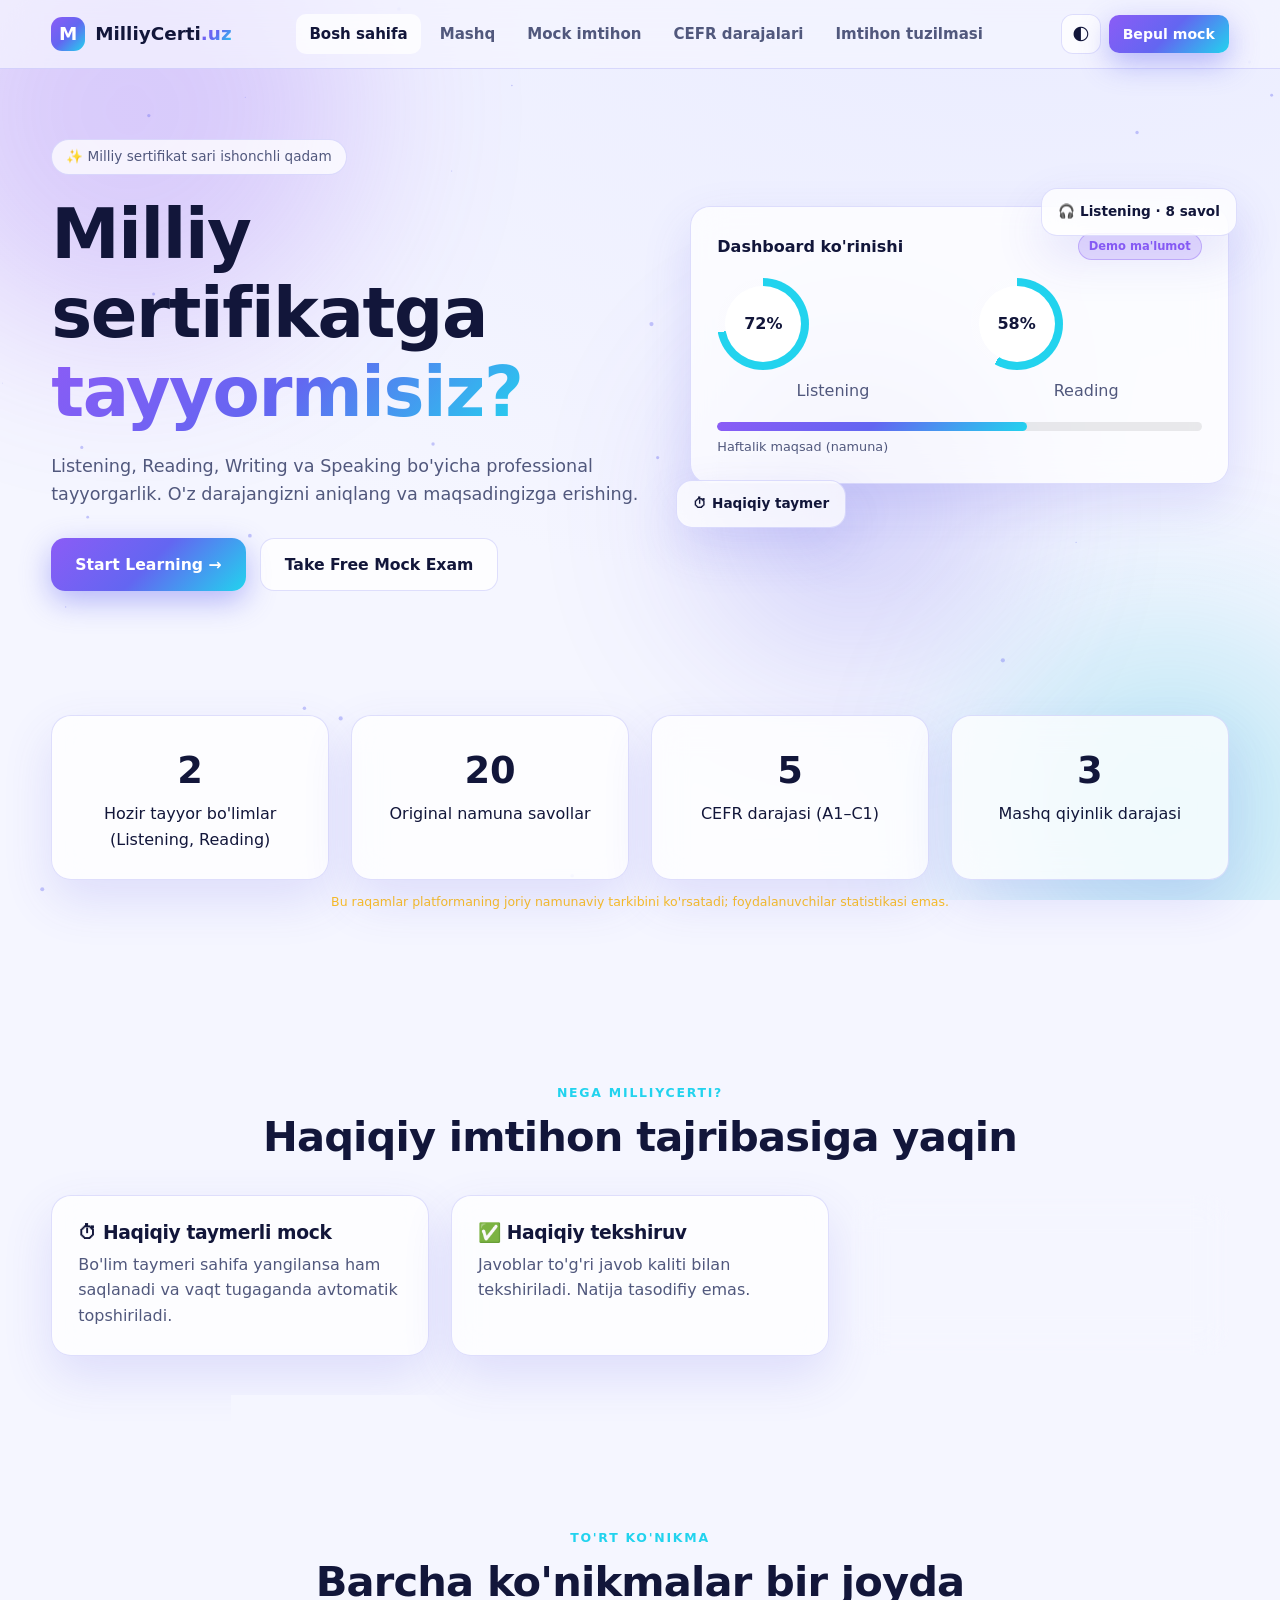
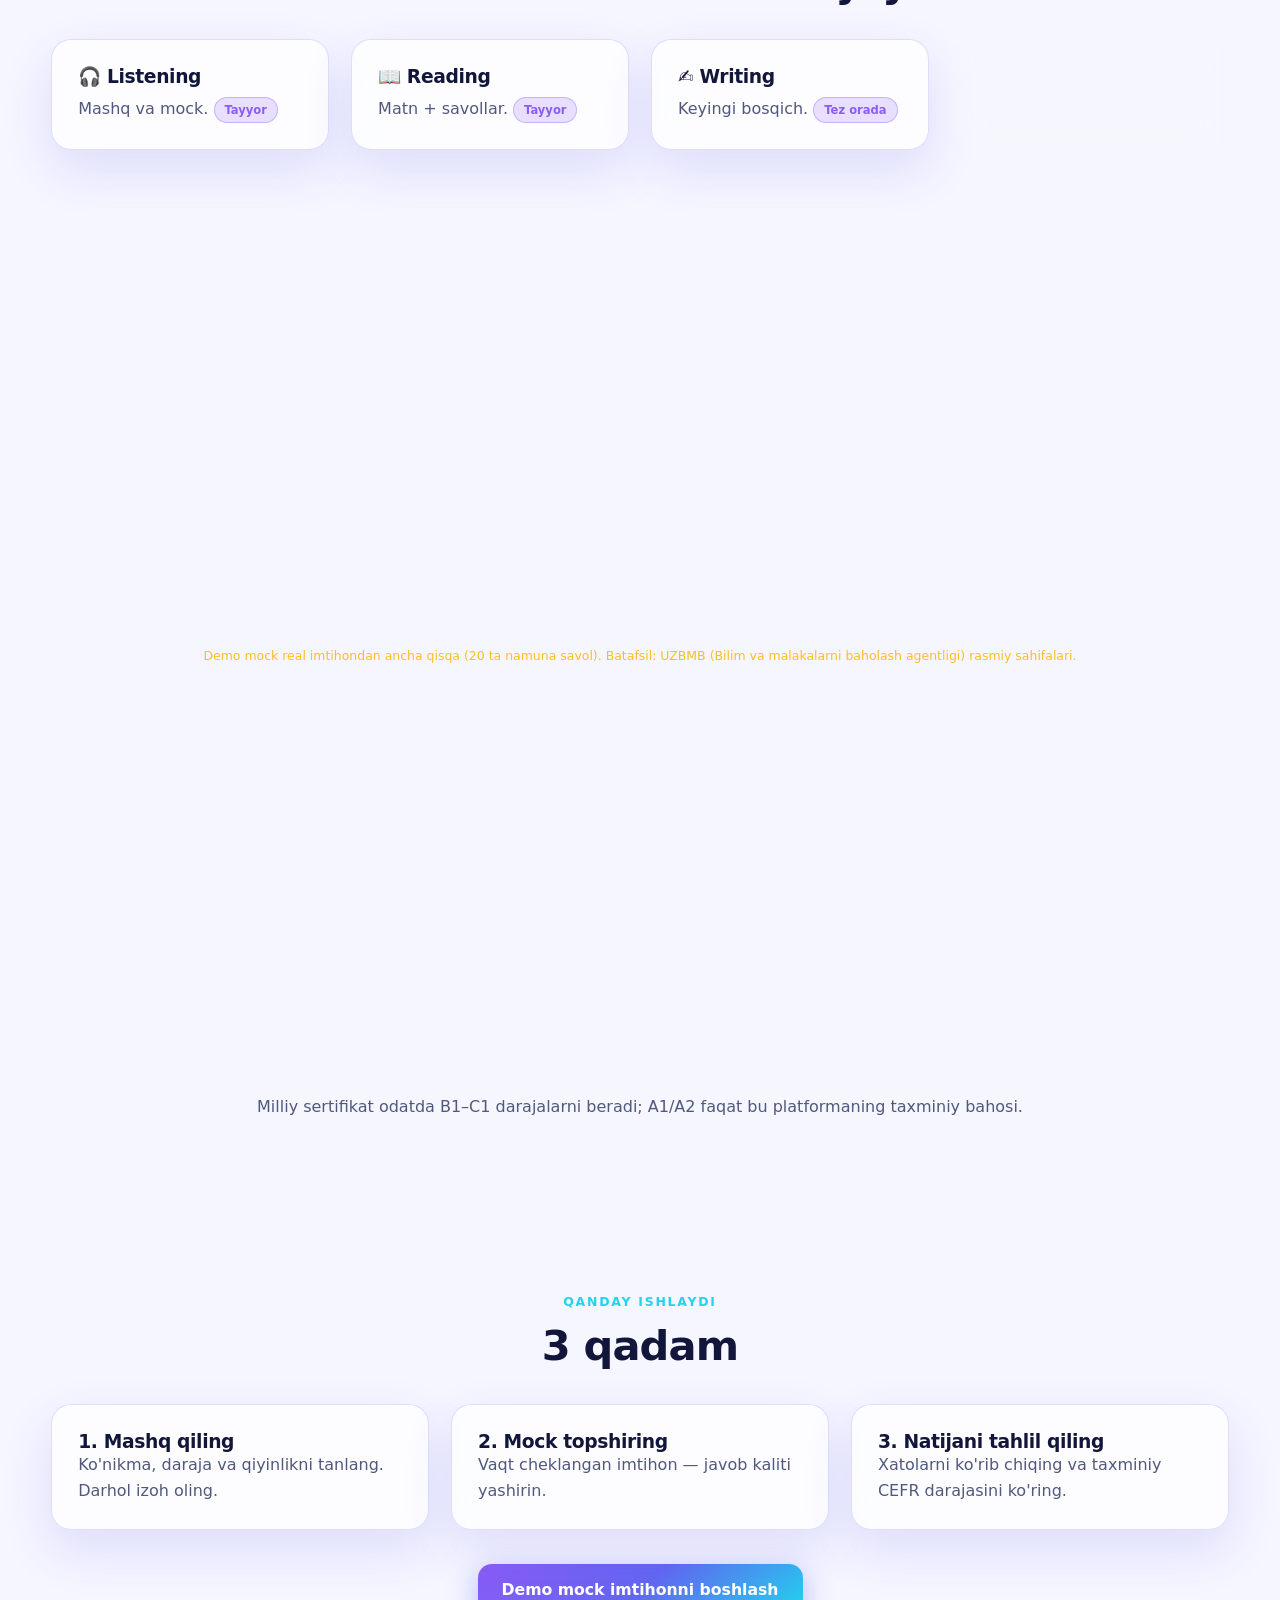
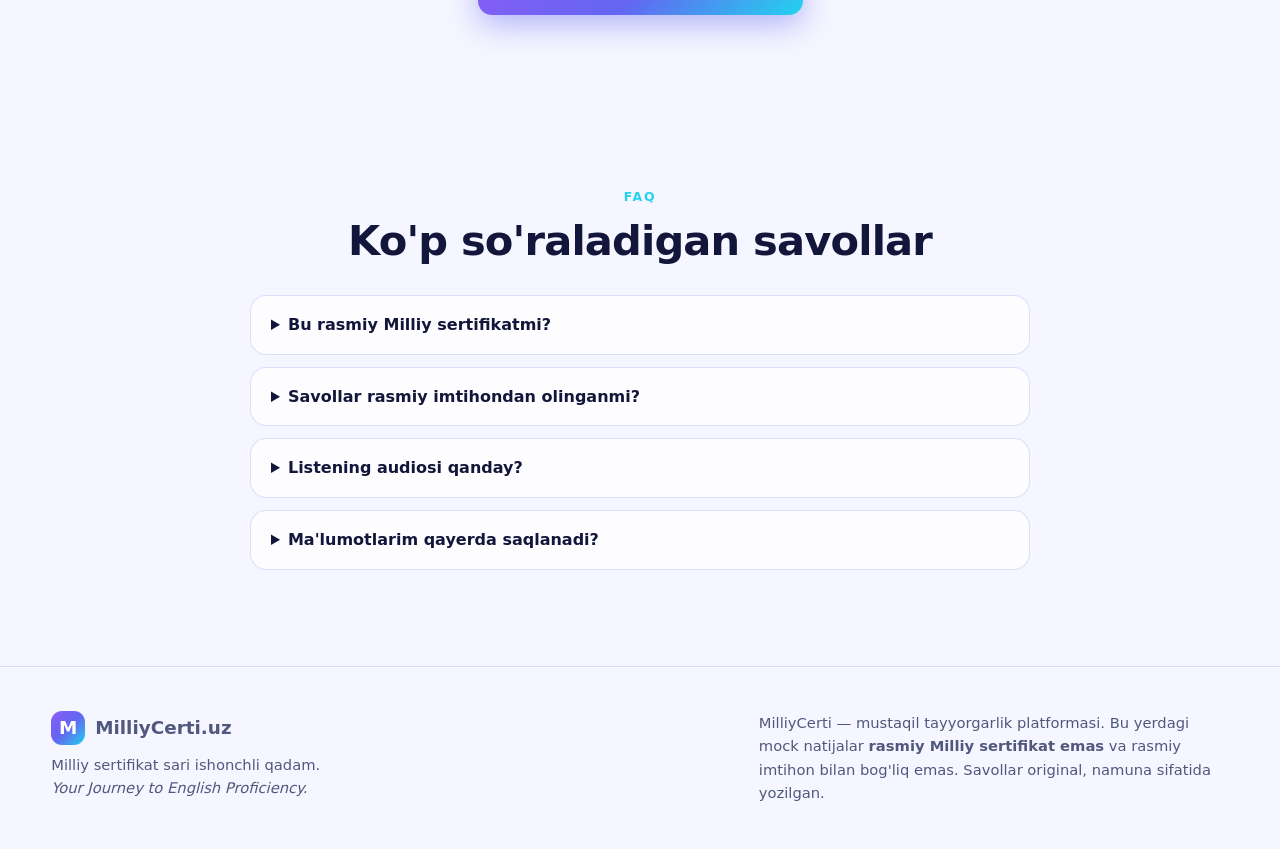
<file: index.html>
<!DOCTYPE html>
<html lang="uz">
<head>
<meta charset="utf-8">
<meta name="viewport" content="width=device-width,initial-scale=1">
<title>MilliyCerti.uz — Milliy sertifikat (CEFR) tayyorgarlik platformasi</title>
<meta name="description" content="Ingliz tili Milliy sertifikati (CEFR Multilevel) uchun mashq va vaqtli mock imtihonlar. Taxminiy CEFR darajangizni aniqlang.">
<link rel="stylesheet" href="styles.css">
<script src="data.js"></script>
<script src="app.js" defer></script>
</head>
<body data-page="home">
<div id="loader"><div class="spin" role="status" aria-label="Yuklanmoqda"></div></div>
<div id="site-header"></div>
<main id="main">

<section class="hero"><div class="wrap hero-grid">
  <div>
    <span class="pill">✨ Milliy sertifikat sari ishonchli qadam</span>
    <h1>Milliy sertifikatga <span class="grad">tayyormisiz?</span></h1>
    <p class="lead">Listening, Reading, Writing va Speaking bo'yicha professional tayyorgarlik. O'z darajangizni aniqlang va maqsadingizga erishing.</p>
    <div class="cta-row">
      <a class="btn primary" href="practice.html">Start Learning →</a>
      <a class="btn" href="exam.html">Take Free Mock Exam</a>
    </div>
  </div>
  <div class="preview reveal">
    <div class="card">
      <div class="result-row"><b>Dashboard ko'rinishi</b><span class="tag">Demo ma'lumot</span></div>
      <div class="grid g2" style="margin-top:18px">
        <div class="center"><div class="ring" data-label="72%" style="--p:72"></div><p style="margin-top:8px;color:var(--muted)">Listening</p></div>
        <div class="center"><div class="ring" data-label="58%" style="--p:58"></div><p style="margin-top:8px;color:var(--muted)">Reading</p></div>
      </div>
      <div style="margin-top:18px"><div class="bar"><i data-bar="64"></i></div><p style="font-size:.8rem;color:var(--muted);margin-top:6px">Haftalik maqsad (namuna)</p></div>
    </div>
    <div class="card float-card f1">🎧 Listening · 8 savol</div>
    <div class="card float-card f2">⏱ Haqiqiy taymer</div>
  </div>
</div></section>

<section><div class="wrap">
  <div class="grid g4 reveal">
    <div class="card center"><div class="stat" data-count="2">0</div><p>Hozir tayyor bo'limlar (Listening, Reading)</p></div>
    <div class="card center"><div class="stat" data-count="20">0</div><p>Original namuna savollar</p></div>
    <div class="card center"><div class="stat" data-count="5">0</div><p>CEFR darajasi (A1–C1)</p></div>
    <div class="card center"><div class="stat" data-count="3">0</div><p>Mashq qiyinlik darajasi</p></div>
  </div>
  <p class="demo-note center" style="margin-top:12px">Bu raqamlar platformaning joriy namunaviy tarkibini ko'rsatadi; foydalanuvchilar statistikasi emas.</p>
</div></section>

<section><div class="wrap">
  <div class="center reveal"><span class="eyebrow">Nega MilliyCerti?</span><h2>Haqiqiy imtihon tajribasiga yaqin</h2></div>
  <div class="grid g3" style="margin-top:34px">
    <div class="card hover reveal"><h3>⏱ Haqiqiy taymerli mock</h3><p class="lead" style="font-size:1rem;margin-top:8px">Bo'lim taymeri sahifa yangilansa ham saqlanadi va vaqt tugaganda avtomatik topshiriladi.</p></div>
    <div class="card hover reveal"><h3>✅ Haqiqiy tekshiruv</h3><p class="lead" style="font-size:1rem;margin-top:8px">Javoblar to'g'ri javob kaliti bilan tekshiriladi. Natija tasodifiy emas.</p></div>
    <div class="card hover reveal"><h3>🔍 Shaffof baholash</h3><p class="lead" style="font-size:1rem;margin-top:8px">Faqat tugatilgan ko'nikmalar bo'yicha taxminiy daraja ko'rsatiladi. Rasmiy bal emasligi aniq yoziladi.</p></div>
  </div>
</div></section>

<section><div class="wrap">
  <div class="center reveal"><span class="eyebrow">To'rt ko'nikma</span><h2>Barcha ko'nikmalar bir joyda</h2></div>
  <div class="grid g4" style="margin-top:34px">
    <a href="practice.html?skill=listening" class="card hover reveal"><h3>🎧 Listening</h3><p style="color:var(--muted);margin-top:8px">Mashq va mock. <span class="tag">Tayyor</span></p></a>
    <a href="practice.html?skill=reading" class="card hover reveal"><h3>📖 Reading</h3><p style="color:var(--muted);margin-top:8px">Matn + savollar. <span class="tag">Tayyor</span></p></a>
    <div class="card reveal"><h3>✍️ Writing</h3><p style="color:var(--muted);margin-top:8px">Keyingi bosqich. <span class="tag">Tez orada</span></p></div>
    <div class="card reveal"><h3>🎙 Speaking</h3><p style="color:var(--muted);margin-top:8px">Keyingi bosqich. <span class="tag">Tez orada</span></p></div>
  </div>
</div></section>

<section id="structure"><div class="wrap">
  <div class="center reveal"><span class="eyebrow">Imtihon tuzilmasi</span><h2>Rasmiy format haqida ma'lumot</h2>
  <p class="lead">Quyidagi ma'lumotlar ochiq ikkilamchi manbalardan olingan va <b>hali rasmiy hujjat bilan tasdiqlanmagan</b>. Qaysi ma'lumot yangilanishini admin sozlaydi.</p></div>
  <div class="grid g4" style="margin-top:34px">
    <div class="card reveal"><h3>Listening</h3><p style="color:var(--muted)">6 qism · 35 savol</p></div>
    <div class="card reveal"><h3>Reading</h3><p style="color:var(--muted)">5 qism · 35 savol · 60 daq.</p></div>
    <div class="card reveal"><h3>Writing</h3><p style="color:var(--muted)">2 topshiriq · 60 daq.</p></div>
    <div class="card reveal"><h3>Speaking</h3><p style="color:var(--muted)">3 qism</p></div>
  </div>
  <p class="demo-note center" style="margin-top:14px">Demo mock real imtihondan ancha qisqa (20 ta namuna savol). Batafsil: UZBMB (Bilim va malakalarni baholash agentligi) rasmiy sahifalari.</p>
</div></section>

<section id="levels"><div class="wrap">
  <div class="center reveal"><span class="eyebrow">CEFR darajalari</span><h2>A1 dan C1 gacha</h2></div>
  <div class="grid reveal" style="grid-template-columns:repeat(5,1fr);margin-top:34px">
    <div class="card level"><b class="grad">A1</b>Boshlang'ich</div>
    <div class="card level"><b class="grad">A2</b>Elementar</div>
    <div class="card level"><b class="grad">B1</b>O'rta</div>
    <div class="card level"><b class="grad">B2</b>Yuqori-o'rta</div>
    <div class="card level"><b class="grad">C1</b>Ilg'or</div>
  </div>
  <p class="center" style="color:var(--muted);margin-top:14px">Milliy sertifikat odatda B1–C1 darajalarni beradi; A1/A2 faqat bu platformaning taxminiy bahosi.</p>
</div></section>

<section><div class="wrap">
  <div class="center reveal"><span class="eyebrow">Qanday ishlaydi</span><h2>3 qadam</h2></div>
  <div class="grid g3" style="margin-top:34px">
    <div class="card reveal"><h3>1. Mashq qiling</h3><p style="color:var(--muted)">Ko'nikma, daraja va qiyinlikni tanlang. Darhol izoh oling.</p></div>
    <div class="card reveal"><h3>2. Mock topshiring</h3><p style="color:var(--muted)">Vaqt cheklangan imtihon — javob kaliti yashirin.</p></div>
    <div class="card reveal"><h3>3. Natijani tahlil qiling</h3><p style="color:var(--muted)">Xatolarni ko'rib chiqing va taxminiy CEFR darajasini ko'ring.</p></div>
  </div>
  <div class="center" style="margin-top:34px"><a class="btn primary" href="exam.html">Demo mock imtihonni boshlash</a></div>
</div></section>

<section><div class="wrap faq">
  <div class="center reveal"><span class="eyebrow">FAQ</span><h2>Ko'p so'raladigan savollar</h2></div>
  <div style="max-width:780px;margin:30px auto 0">
    <details><summary>Bu rasmiy Milliy sertifikatmi?</summary><p>Yo'q. MilliyCerti mustaqil mashq platformasi; natijalar taxminiy.</p></details>
    <details><summary>Savollar rasmiy imtihondan olinganmi?</summary><p>Yo'q. Barcha savollar original yozilgan namuna savollardir.</p></details>
    <details><summary>Listening audiosi qanday?</summary><p>Hozirgi namunalar brauzerning ovoz sintezi (TTS) bilan o'qiladi. Real yozilgan audiolarni yuklash keyingi bosqichda admin paneli orqali qo'shiladi.</p></details>
    <details><summary>Ma'lumotlarim qayerda saqlanadi?</summary><p>Hozircha faqat sizning brauzeringizda (localStorage). Hisob va server bazasi hali qo'shilmagan.</p></details>
  </div>
</div></section>

</main>
<div id="site-footer"></div>
</body>
</html>
</file>
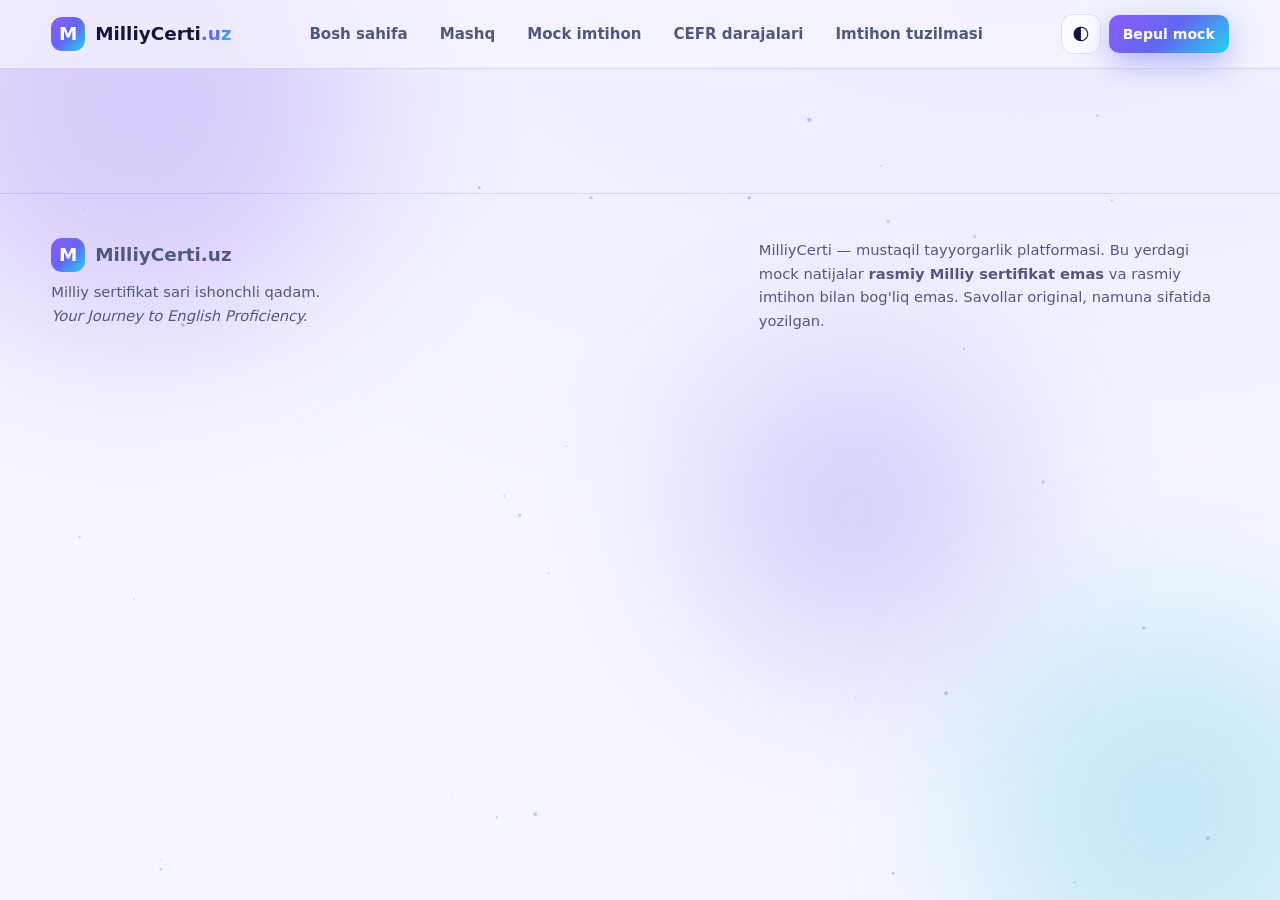
<file: certificate.html>
<!DOCTYPE html>
<html lang="uz">
<head>
<meta charset="utf-8">
<meta name="viewport" content="width=device-width,initial-scale=1">
<title>Milliy sertifikat — til sahifasi — MilliyCerti.uz</title>
<meta name="description" content="Milliy sertifikat imtihoni: til bo'yicha sessiya ma'lumoti va tayyorgarlik holati.">
<link rel="stylesheet" href="styles.css">
<script src="data.js"></script>
<script src="app.js" defer></script>
</head>
<body data-page="cert">
<div id="site-header"></div>
<main id="main" class="wrap" style="padding:44px 0 80px"><div id="view"></div></main>
<div id="site-footer"></div>
<script>
window.addEventListener("DOMContentLoaded", () => {
  const id = new URLSearchParams(location.search).get("lang") || "en";
  const c = MC_CERTS.find(x => x.id === id);
  const v = document.getElementById("view");
  if (!c) {
    document.title = "Til topilmadi — MilliyCerti.uz";
    v.innerHTML = `<h2>Til topilmadi</h2><p class="lead">Bunday til katalogda yo'q.</p><p style="margin-top:20px"><a class="btn primary" href="index.html#certs">Barcha tillar</a></p>`;
    return;
  }
  document.title = `${c.name} — Milliy sertifikat — MilliyCerti.uz`;
  const sources = `<p class="demo-note" style="margin-top:14px">Sessiya ma'lumoti ikkilamchi manbadan (<a href="https://infoedu.uz/chet-tilidan-milliy-sertifikat-imtihonlari-avgust-dekabr-2026-sanalari" target="_blank" rel="noopener" class="grad"><b>infoedu.uz</b></a>). Imtihon sanasi, formati va ro'yxatdan o'tishni UZBMB rasmiy e'lonlaridan tekshiring.</p>`;
  const others = MC_CERTS.filter(x => x.id !== c.id).map(x => `<a class="tag" href="certificate.html?lang=${x.id}">${MC.esc(x.name)}</a>`).join(" ");
  let status;
  if (c.ready) {
    const s = MC_CONFIG.exam.sections;
    status = `<div class="card"><h3>Tayyorgarlik holati: <span class="grad">Mashq tayyor</span></h3>
      <p style="color:var(--muted);margin-top:8px">Hozir ${s.map(x => x.title).join(" va ")} bo'yicha mashq va vaqtli demo mock mavjud. Writing va Speaking keyingi bosqichda.</p>
      <p style="color:var(--muted);margin-top:8px">${MC.esc(MC_CONFIG.officialSpecNote)}</p>
      <div style="display:flex;gap:12px;flex-wrap:wrap;margin-top:18px"><a class="btn primary" href="practice.html">Mashq qilish</a><a class="btn" href="exam.html">Mock imtihon</a></div></div>`;
  } else {
    status = `<div class="card"><h3>Tayyorgarlik holati: <span class="tag">Tez orada</span></h3>
      <p style="color:var(--muted);margin-top:8px">${MC.esc(c.name)} uchun savollar bazasi va mock hali tayyor emas. Rasmiy format ma'lumoti ham tasdiqlanmagani uchun bu yerda taxminiy tuzilma ko'rsatilmaydi.</p>
      <div style="display:flex;gap:12px;flex-wrap:wrap;margin-top:18px"><a class="btn primary" href="practice.html">Ingliz tili mashqlari</a><a class="btn" href="index.html#certs">Boshqa tillar</a></div></div>`;
  }
  v.innerHTML = `
    <a href="index.html#certs" style="color:var(--muted)">← Barcha tillar</a>
    <div style="margin:18px 0 26px"><span class="eyebrow">Milliy sertifikat</span>
      <h1 style="font-size:clamp(2rem,4.5vw,3.2rem)">${MC.esc(c.name)} <span class="grad" dir="auto">· ${MC.esc(c.native)}</span></h1></div>
    <div class="grid g3" style="margin-bottom:22px">
      <div class="card"><b>Sessiya</b><p style="color:var(--muted)">${MC.esc(c.session)}</p></div>
      <div class="card"><b>Format</b><p style="color:var(--muted)">${MC.esc(c.note || "Multilevel (batafsil rasmiy manbada)")}</p></div>
      <div class="card"><b>Daraja</b><p style="color:var(--muted)">CEFR bo'yicha (multilevel)</p></div>
    </div>
    ${status}${sources}
    <h3 style="margin-top:34px">Boshqa tillar</h3><div style="display:flex;gap:8px;flex-wrap:wrap;margin-top:12px">${others}</div>`;
});
</script>
</body>
</html>
</file>
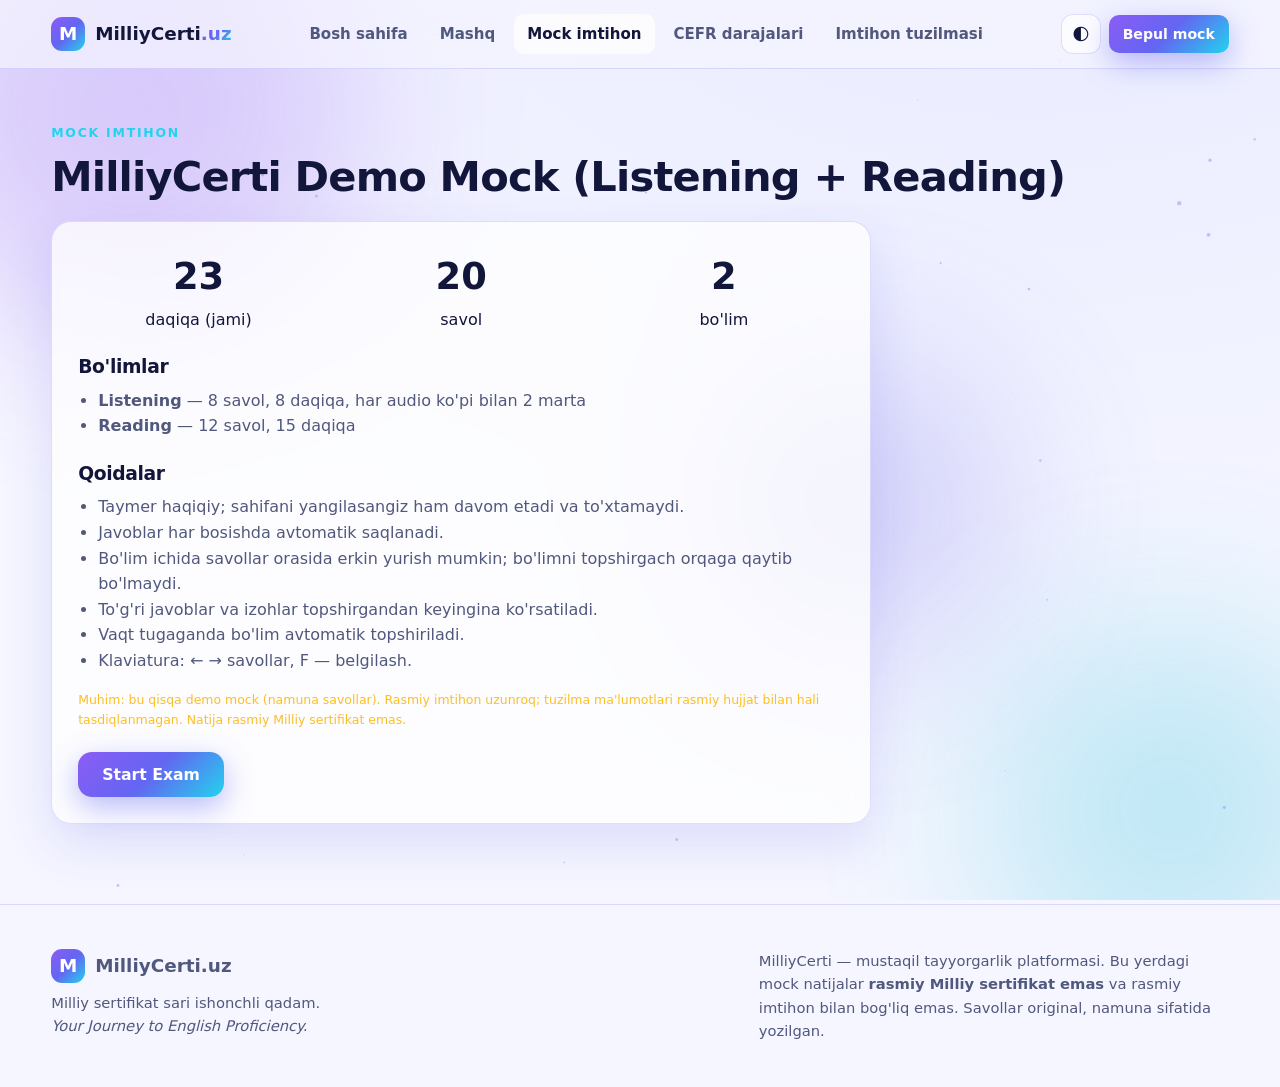
<file: exam.html>
<!DOCTYPE html>
<html lang="uz">
<head>
<meta charset="utf-8">
<meta name="viewport" content="width=device-width,initial-scale=1">
<title>Mock imtihon — MilliyCerti.uz</title>
<meta name="description" content="Vaqt cheklangan Listening va Reading mock imtihon. Natija avtomatik tekshiriladi, to'liq javoblar tahlili beriladi.">
<link rel="stylesheet" href="styles.css">
<script src="data.js"></script>
<script src="app.js" defer></script>
</head>
<body data-page="exam">
<div id="site-header"></div>
<main id="main"><div id="view"></div></main>
<div id="site-footer"></div>

<script>
window.addEventListener("DOMContentLoaded", () => {
  const $ = id => document.getElementById(id);
  const KEY = "mc_attempt", HKEY = "mc_history";
  const CFG = MC_CONFIG.exam;
  const sectionQs = i => MC_QUESTIONS.filter(q => q.skill === CFG.sections[i].skill);
  const load = k => { try { return JSON.parse(localStorage.getItem(k)); } catch (e) { return null; } };
  const store = (k, v) => { try { localStorage.setItem(k, JSON.stringify(v)); return true; } catch (e) { MC.toast("Saqlashda xatolik: brauzer xotirasi to'la yoki o'chirilgan", "err"); return false; } };
  const fmt = s => { s = Math.max(0, Math.ceil(s)); return String(Math.floor(s / 60)).padStart(2, "0") + ":" + String(s % 60).padStart(2, "0"); };

  let A = load(KEY), tick = null, warned = false, speaking = null, curIdx = 0, onlyFlagged = false;

  /* ---------------- instructions ---------------- */
  function intro() {
    clearInterval(tick); MC.speech.stop();
    $("site-header").classList.remove("hidden");
    const totalQ = CFG.sections.reduce((n, s, i) => n + sectionQs(i).length, 0);
    const totalMin = CFG.sections.reduce((n, s) => n + s.minutes, 0);
    $("view").innerHTML = `<div class="wrap" style="padding:50px 0 80px">
      <span class="eyebrow">Mock imtihon</span><h2>${MC.esc(CFG.title)}</h2>
      <div class="card" style="max-width:820px;margin-top:20px">
        <div class="grid g3 center">
          <div><div class="stat">${totalMin}</div>daqiqa (jami)</div>
          <div><div class="stat">${totalQ}</div>savol</div>
          <div><div class="stat">${CFG.sections.length}</div>bo'lim</div></div>
        <h3 style="margin-top:24px">Bo'limlar</h3>
        <ul style="margin:10px 0 0 20px;color:var(--muted)">${CFG.sections.map((s, i) => `<li><b>${s.title}</b> — ${sectionQs(i).length} savol, ${s.minutes} daqiqa${s.skill === "listening" ? `, har audio ko'pi bilan ${1 + s.replays} marta` : ""}</li>`).join("")}</ul>
        <h3 style="margin-top:24px">Qoidalar</h3>
        <ul style="margin:10px 0 0 20px;color:var(--muted)">
          <li>Taymer haqiqiy; sahifani yangilasangiz ham davom etadi va to'xtamaydi.</li>
          <li>Javoblar har bosishda avtomatik saqlanadi.</li>
          <li>Bo'lim ichida savollar orasida erkin yurish mumkin; bo'limni topshirgach orqaga qaytib bo'lmaydi.</li>
          <li>To'g'ri javoblar va izohlar topshirgandan keyingina ko'rsatiladi.</li>
          <li>Vaqt tugaganda bo'lim avtomatik topshiriladi.</li>
          <li>Klaviatura: ← → savollar, F — belgilash.</li>
        </ul>
        <p class="demo-note" style="margin-top:16px">Muhim: bu qisqa demo mock (namuna savollar). Rasmiy imtihon uzunroq; tuzilma ma'lumotlari rasmiy hujjat bilan hali tasdiqlanmagan. Natija rasmiy Milliy sertifikat emas.</p>
        ${MC.speech.supported() ? "" : '<p class="demo-note">Diqqat: bu brauzer ovoz sintezini qo\'llamaydi — Listening audiosi eshitilmaydi. Chrome, Edge yoki Safari ishlating.</p>'}
        <div style="display:flex;gap:12px;flex-wrap:wrap;margin-top:22px">
          <button class="btn primary" id="startExam">Start Exam</button>
          ${load(HKEY)?.length ? '<button class="btn" id="hist">Oldingi urinishlar</button>' : ""}
        </div></div></div>`;
    $("startExam").onclick = () => MC.confirm("Imtihonni boshlash", "Birinchi bo'lim taymeri darhol ishga tushadi. Tayyormisiz?", "Boshlash", begin);
    if ($("hist")) $("hist").onclick = history;
  }

  function begin() {
    A = { id: "A" + Date.now(), status: "running", startedAt: Date.now(), secIdx: 0, secEnd: Date.now() + CFG.sections[0].minutes * 60000, answers: {}, flags: {}, plays: {}, secDone: [] };
    store(KEY, A); curIdx = 0; warned = false; enter();
  }
  function resume() { curIdx = 0; warned = false; MC.toast("Imtihon davom ettirildi — vaqt to'xtamagan edi", "warn"); enter(); }

  /* ---------------- exam interface ---------------- */
  function enter() {
    $("site-header").classList.add("hidden");
    drawFrame();
    clearInterval(tick); tick = setInterval(onTick, 250); onTick();
  }
  window.addEventListener("beforeunload", e => { if (A && A.status === "running") { e.preventDefault(); e.returnValue = ""; } });
  window.addEventListener("keydown", e => {
    if (!A || A.status !== "running" || /INPUT|SELECT|TEXTAREA/.test(document.activeElement.tagName)) return;
    if (e.key === "ArrowRight") go(1); else if (e.key === "ArrowLeft") go(-1);
    else if (e.key.toLowerCase() === "f") toggleFlag();
  });

  function remainingSec() { return (A.secEnd - Date.now()) / 1000; }
  function totalRemaining() { let r = Math.max(0, remainingSec()); for (let i = A.secIdx + 1; i < CFG.sections.length; i++) r += CFG.sections[i].minutes * 60; return r; }

  function onTick() {
    if (!A || A.status !== "running") return;
    const r = remainingSec();
    const t = $("secTimer"); if (!t) return;
    t.textContent = fmt(r); $("totTimer").textContent = fmt(totalRemaining());
    t.classList.toggle("warn", r <= CFG.warnAtSeconds);
    if (r <= CFG.warnAtSeconds && !warned) { warned = true; MC.toast("Bo'limga 2 daqiqadan kam vaqt qoldi!", "warn"); }
    if (r <= 0) { MC.toast("Vaqt tugadi — bo'lim avtomatik topshirildi", "warn"); endSection(); }
  }

  function drawFrame() {
    const sec = CFG.sections[A.secIdx];
    $("view").innerHTML = `
      <div class="exam-top"><div class="wrap">
        <div><b>${MC.esc(CFG.title)}</b><div style="font-size:.82rem;color:var(--muted)">Bo'lim ${A.secIdx + 1}/${CFG.sections.length}: ${sec.title}</div></div>
        <div style="display:flex;gap:10px;align-items:center;flex-wrap:wrap">
          <div style="font-size:.78rem;color:var(--muted)">Bo'lim<br><span class="timer" id="secTimer">--:--</span></div>
          <div style="font-size:.78rem;color:var(--muted)">Jami<br><span class="timer" id="totTimer" style="font-size:1rem">--:--</span></div>
          <button class="btn danger sm" id="submitSec">${A.secIdx === CFG.sections.length - 1 ? "Imtihonni topshirish" : "Bo'limni topshirish"}</button>
        </div></div>
        <div class="wrap"><div class="bar" style="margin-top:10px"><i id="prog"></i></div></div></div>
      <div class="wrap"><div id="body"></div></div>`;
    $("submitSec").onclick = confirmSubmit;
    drawQuestion();
  }

  function confirmSubmit() {
    const qs = sectionQs(A.secIdx), un = qs.filter(q => !has(q.id)).length, fl = qs.filter(q => A.flags[q.id]).length;
    const last = A.secIdx === CFG.sections.length - 1;
    MC.confirm(last ? "Imtihonni topshirish" : "Bo'limni topshirish",
      `Javobsiz savollar: <b>${un}</b>. Belgilanganlar: <b>${fl}</b>.<br>${last ? "Topshirgach o'zgartirib bo'lmaydi." : "Topshirgach bu bo'limga qaytib bo'lmaydi."}`,
      "Ha, topshirish", () => endSection(), true);
  }
  const has = id => A.answers[id] !== undefined && A.answers[id] !== "";

  function drawQuestion() {
    const qs = sectionQs(A.secIdx); curIdx = Math.max(0, Math.min(curIdx, qs.length - 1));
    const q = qs[curIdx], sec = CFG.sections[A.secIdx];
    let left = "";
    if (q.passage) left = `<div class="card"><h3>${MC.esc(MC_PASSAGES[q.passage].title)}</h3><div class="passage" id="passage" style="margin-top:12px">${MC.esc(MC_PASSAGES[q.passage].text)}</div>
      <button class="btn sm" id="hl" style="margin-top:12px">🖍 Tanlangan matnni belgilash</button> <button class="btn sm" id="hlclr">Belgilarni tozalash</button></div>`;
    if (q.audio) {
      const used = A.plays[q.audio] || 0, max = 1 + sec.replays;
      left = `<div class="card"><h3>🎧 ${MC.esc(MC_AUDIO[q.audio].title)}</h3>
        <div class="audio-box" style="margin-top:12px"><button class="btn primary sm" id="play" ${used >= max ? "disabled" : ""}>▶ Play</button><button class="btn sm" id="pause">⏸ Pauza/Davom</button>
        <label style="margin:0">🔊 <input type="range" id="vol" min="0" max="1" step="0.1" value="1" style="width:100px" aria-label="Ovoz balandligi"></label></div>
        <div class="bar" style="margin-top:14px"><i id="aprog"></i></div>
        <p style="font-size:.85rem;color:var(--muted);margin-top:8px" id="plays">Qolgan eshitish: ${Math.max(0, max - used)} / ${max}. ${MC.speech.supported() ? "Audio brauzer ovoz sintezi bilan chiqariladi." : "Brauzer audioni qo'llamaydi."}</p></div>`;
    }
    const right = `<div class="card">
        <div class="result-row"><b>Savol ${curIdx + 1} / ${qs.length}</b><button class="btn sm" id="flag">${A.flags[q.id] ? "⚑ Belgi olib tashlash" : "⚐ Belgilash"}</button></div>
        <p style="color:var(--muted);font-size:.9rem;margin-top:10px">${MC.esc(q.instructions)}</p>
        <h3 style="margin:8px 0 18px">${MC.esc(q.text)}</h3><div id="answers"></div>
        <div style="display:flex;gap:10px;margin-top:20px;flex-wrap:wrap"><button class="btn sm" id="prev" ${curIdx === 0 ? "disabled" : ""}>← Previous</button><button class="btn sm" id="next" ${curIdx === qs.length - 1 ? "disabled" : ""}>Next →</button>
        <button class="btn sm" id="revFlag">Belgilanganlarni ko'rish</button></div></div>`;
    const split = q.passage;
    $("body").innerHTML = `<div class="exam-body ${split ? "split" : ""}"><div class="main">${left ? left : ""}${right}</div>
      <aside class="card" aria-label="Savollar navigatsiyasi"><b>Savollar</b><div class="navgrid" id="navgrid" style="margin-top:12px">${qs.map((x, i) => `<button class="${has(x.id) ? "answered" : ""} ${A.flags[x.id] ? "flag" : ""} ${i === curIdx ? "current" : ""}" data-i="${i}" aria-label="Savol ${i + 1}${has(x.id) ? ", javob berilgan" : ""}">${i + 1}</button>`).join("")}</div>
      <div class="legend"><span>🟩 javob berilgan</span><span>⬜ javobsiz</span><span>⚑ belgilangan</span></div></aside></div>`;
    if (!split && !q.audio) $("body").querySelector(".main").style.gridTemplateColumns = "1fr";
    const answered = qs.filter(x => has(x.id)).length;
    $("prog").style.width = (answered / qs.length * 100) + "%";

    // answers
    const box = $("answers");
    if (q.type === "gap") {
      box.innerHTML = `<input type="text" id="gap" autocomplete="off" aria-label="Javob" value="${MC.esc(A.answers[q.id] || "")}">`;
      $("gap").oninput = e => save(q, e.target.value.trim().toLowerCase(), true);
    } else {
      box.innerHTML = q.options.map((o, i) => `<button class="opt ${A.answers[q.id] === i ? "sel" : ""}" data-i="${i}"><span class="k">${"ABC"[i]}</span><span>${MC.esc(o)}</span></button>`).join("");
      box.querySelectorAll(".opt").forEach(b => b.onclick = () => { save(q, +b.dataset.i); box.querySelectorAll(".opt").forEach(x => x.classList.toggle("sel", x === b)); });
    }
    $("prev").onclick = () => go(-1); $("next").onclick = () => go(1);
    $("flag").onclick = toggleFlag;
    $("revFlag").onclick = () => {
      const idxs = qs.map((x, i) => A.flags[x.id] ? i : -1).filter(i => i >= 0);
      if (!idxs.length) return MC.toast("Belgilangan savollar yo'q", "warn");
      const nxt = idxs.find(i => i > curIdx); curIdx = nxt !== undefined ? nxt : idxs[0]; drawQuestion();
    };
    $("navgrid").querySelectorAll("button").forEach(b => b.onclick = () => { curIdx = +b.dataset.i; drawQuestion(); });
    if (q.passage) {
      $("hl").onclick = () => { const s = getSelection(); if (!s.rangeCount || s.isCollapsed) return MC.toast("Avval matndan so'z tanlang", "warn"); const r = s.getRangeAt(0); if (!$("passage").contains(r.commonAncestorContainer)) return MC.toast("Matn ichidan tanlang", "warn"); const m = document.createElement("mark"); try { r.surroundContents(m); } catch (e) { MC.toast("Bir nechta xatboshini birdan belgilab bo'lmaydi", "warn"); } s.removeAllRanges(); };
      $("hlclr").onclick = () => { $("passage").textContent = MC_PASSAGES[q.passage].text; };
    }
    if (q.audio) wireAudio(q, sec);
  }

  function save(q, val, silent) { A.answers[q.id] = val; store(KEY, A); const b = document.querySelector(`#navgrid button[data-i="${curIdx}"]`); if (b) b.classList.toggle("answered", has(q.id)); const qs = sectionQs(A.secIdx); $("prog").style.width = (qs.filter(x => has(x.id)).length / qs.length * 100) + "%"; }
  function toggleFlag() { const q = sectionQs(A.secIdx)[curIdx]; if (A.flags[q.id]) delete A.flags[q.id]; else A.flags[q.id] = true; store(KEY, A); drawQuestion(); }
  function go(d) { const n = sectionQs(A.secIdx).length, ni = curIdx + d; if (ni < 0 || ni >= n) return; curIdx = ni; drawQuestion(); }

  function wireAudio(q, sec) {
    const max = 1 + sec.replays, script = MC_AUDIO[q.audio].script;
    $("play").onclick = () => {
      if (!MC.speech.supported()) return MC.toast("Brauzer audioni qo'llamaydi", "err");
      if ((A.plays[q.audio] || 0) >= max) return;
      MC.speech.stop();
      A.plays[q.audio] = (A.plays[q.audio] || 0) + 1; store(KEY, A);
      const u = new SpeechSynthesisUtterance(script); u.lang = "en-GB"; u.volume = +$("vol").value;
      const v = speechSynthesis.getVoices().find(v => /^en/i.test(v.lang)); if (v) u.voice = v;
      u.onboundary = e => { const p = $("aprog"); if (p) p.style.width = (e.charIndex / script.length * 100) + "%"; };
      u.onend = () => { const p = $("aprog"); if (p) p.style.width = "100%"; };
      u.onerror = e => { if (e.error && e.error !== "canceled" && e.error !== "interrupted") MC.toast("Audio xatosi: " + e.error, "err"); };
      speechSynthesis.speak(u);
      $("play").disabled = (A.plays[q.audio] >= max);
      $("plays").textContent = `Qolgan eshitish: ${Math.max(0, max - A.plays[q.audio])} / ${max}.`;
    };
    $("pause").onclick = () => { if (speechSynthesis.paused) speechSynthesis.resume(); else speechSynthesis.pause(); };
  }

  /* ---------------- section end / grading ---------------- */
  function endSection() {
    MC.speech.stop(); MC.closeModal();
    A.secDone.push(A.secIdx);
    if (A.secIdx < CFG.sections.length - 1) {
      A.secIdx++; A.secEnd = Date.now() + CFG.sections[A.secIdx].minutes * 60000; curIdx = 0; warned = false; store(KEY, A);
      MC.toast(`${CFG.sections[A.secIdx].title} bo'limi boshlandi`, "ok"); drawFrame();
    } else finish();
  }

  function grade() {
    const out = {};
    CFG.sections.forEach((s, i) => {
      const qs = sectionQs(i); let c = 0, w = 0, u = 0;
      qs.forEach(q => { if (!has(q.id)) u++; else if (MC.check(q, A.answers[q.id])) c++; else w++; });
      out[s.skill] = { correct: c, wrong: w, unanswered: u, total: qs.length, pct: qs.length ? Math.round(c / qs.length * 100) : 0 };
    });
    return out;
  }
  function finish() {
    clearInterval(tick); A.status = "done"; A.finishedAt = Date.now(); A.result = grade(); store(KEY, A);
    const h = load(HKEY) || []; h.push({ id: A.id, date: A.finishedAt, result: A.result }); store(HKEY, h.slice(-20));
    results();
  }

  /* ---------------- results ---------------- */
  function results() {
    $("site-header").classList.remove("hidden"); MC.speech.stop();
    const R = A.result || grade(), hist = (load(HKEY) || []).filter(x => x.id !== A.id), prev = hist[hist.length - 1];
    const thr = MC_CONFIG.cefrThresholds.map(t => `${t.level} ≥ ${t.min}`).join(", ");
    const est = pct => MC.cefr(Math.round(pct / 100 * MC_CONFIG.scaleMax));
    $("view").innerHTML = `<div class="wrap" style="padding:50px 0 80px">
      <span class="eyebrow">Natija</span><h2>Imtihon yakunlandi</h2>
      <div class="grid g2" style="margin-top:20px">${CFG.sections.map(s => { const r = R[s.skill], p = prev?.result?.[s.skill];
        return `<div class="card"><div class="result-row"><h3>${s.title}</h3><span class="tag">Avtomatik tekshirilgan (obyektiv)</span></div>
          <div style="display:flex;gap:22px;align-items:center;margin-top:16px;flex-wrap:wrap">
            <div class="ring" data-label="${r.pct}%" style="--p:${r.pct}"></div>
            <div><p><b>Raw ball:</b> ${r.correct} / ${r.total}</p><p style="color:var(--ok)">To'g'ri: ${r.correct}</p><p style="color:var(--bad)">Noto'g'ri: ${r.wrong}</p><p style="color:var(--muted)">Javobsiz: ${r.unanswered}</p>
            ${p ? `<p style="font-size:.85rem;color:var(--muted)">Oldingi urinish: ${p.pct}% (${r.pct - p.pct >= 0 ? "+" : ""}${r.pct - p.pct})</p>` : ""}</div></div>
          <p style="margin-top:14px"><b>Taxminiy CEFR darajasi</b> (faqat ${s.title}): <span class="grad" style="font-weight:800;font-size:1.3rem">${est(r.pct)}</span></p></div>`; }).join("")}
      </div>
      <div class="card" style="margin-top:22px"><h3>Umumiy natija</h3>
        <p style="color:var(--muted);margin-top:8px">Umumiy CEFR darajasi <b>hisoblanmadi</b>: Writing va Speaking bo'limlari bu demo mockga kirmagan, shuning uchun to'liq natijani to'qib chiqarmaymiz. Yuqoridagi daraja faqat shu ko'nikma bo'yicha taxminiy.</p>
        <p class="demo-note" style="margin-top:10px">Taxminiy daraja usuli: to'g'ri javoblar foizi → ${MC_CONFIG.scaleMax} ballik shkalaga chiziqli o'tkaziladi → sozlanadigan chegaralar (${thr}) qo'llanadi. Bu <b>rasmiy konvertatsiya emas</b> (rasmiy tizim boshqa usul ishlatishi mumkin) va chegaralar hali rasmiy hujjat bilan tasdiqlanmagan. Natija rasmiy Milliy sertifikat emas. Skoring konfiguratsiyasi versiyasi: ${MC_CONFIG.version}.</p></div>
      <div style="display:flex;gap:12px;flex-wrap:wrap;margin:22px 0"><button class="btn primary" id="review">Javoblar tahlili</button><button class="btn" id="again">Yangi urinish</button></div>
      <div id="reviewBox"></div></div>`;
    $("review").onclick = reviewAll;
    $("again").onclick = () => { try { localStorage.removeItem(KEY); } catch (e) {} A = null; intro(); };
    window.scrollTo(0, 0);
  }

  function reviewAll() {
    const box = $("reviewBox"); let html = "<h2>Javoblar tahlili</h2>";
    CFG.sections.forEach((s, si) => {
      html += `<h3 style="margin:22px 0 12px">${s.title}</h3>`;
      sectionQs(si).forEach((q, i) => {
        const a = A.answers[q.id], given = has(q.id), ok = given && MC.check(q, a);
        const show = x => q.type === "gap" ? x : q.options[x];
        html += `<div class="card" style="margin-bottom:14px" id="rv-${q.id}"><div class="result-row"><b>${s.title} ${i + 1}. ${MC.esc(q.text)}</b>
          <span class="tag" style="color:${ok ? "var(--ok)" : "var(--bad)"}">${ok ? "✔ To'g'ri" : given ? "✘ Noto'g'ri" : "— Javobsiz"}</span></div>
          <p style="margin-top:8px">Sizning javobingiz: <b>${given ? MC.esc(show(a)) : "—"}</b></p>
          <p>To'g'ri javob: <b>${MC.esc(q.type === "gap" ? q.answer[0] : q.options[q.answer])}</b></p>
          <div class="expl">${MC.esc(q.explanation)}</div>
          <p style="color:var(--muted);font-size:.85rem;margin-top:8px">Mavzu: ${MC.esc(q.category)} · Daraja: ${q.level} — tegishli mashq: <a class="grad" href="practice.html?skill=${q.skill}"><b>${q.skill} mashqi</b></a></p>
          <button class="btn sm" data-retry="${q.id}" style="margin-top:10px">Qayta urinish</button><div class="rt"></div></div>`;
      });
    });
    box.innerHTML = html; box.scrollIntoView({ behavior: "smooth" });
    box.querySelectorAll("[data-retry]").forEach(b => b.onclick = () => retry(MC_QUESTIONS.find(q => q.id === b.dataset.retry), b.parentElement.querySelector(".rt")));
  }

  function retry(q, el) {
    if (q.type === "gap") {
      el.innerHTML = `<input type="text" aria-label="Qayta javob" style="margin:10px 0"><button class="btn primary sm">Tekshirish</button><div class="msg"></div>`;
      el.querySelector("button").onclick = () => { const ok = MC.check(q, el.querySelector("input").value.trim().toLowerCase()); el.querySelector(".msg").innerHTML = `<p style="margin-top:8px;color:${ok ? "var(--ok)" : "var(--bad)"}">${ok ? "✔ To'g'ri!" : "✘ Yana urinib ko'ring"}</p>`; };
    } else {
      el.innerHTML = q.options.map((o, i) => `<button class="opt" data-i="${i}" style="margin-top:10px"><span class="k">${"ABC"[i]}</span><span>${MC.esc(o)}</span></button>`).join("");
      el.querySelectorAll(".opt").forEach(b => b.onclick = () => { const ok = +b.dataset.i === q.answer; b.classList.add(ok ? "right" : "wrong"); MC.toast(ok ? "To'g'ri!" : "Noto'g'ri, yana urinib ko'ring", ok ? "ok" : "err"); });
    }
  }

  function history() {
    const h = (load(HKEY) || []).slice().reverse();
    $("view").innerHTML = `<div class="wrap" style="padding:50px 0 80px"><h2>Oldingi urinishlar</h2>
      ${h.map(x => `<div class="card" style="margin-bottom:12px"><b>${new Date(x.date).toLocaleString("uz-UZ")}</b><p style="color:var(--muted)">${Object.entries(x.result).map(([k, v]) => `${k}: ${v.correct}/${v.total} (${v.pct}%)`).join(" · ")}</p></div>`).join("") || "<p>Hali urinish yo'q.</p>"}
      <button class="btn" id="back">← Orqaga</button></div>`;
    $("back").onclick = intro;
  }

  // Boot last, so every const/function above is initialised (resume after refresh).
  if (A && A.status === "running") resume(); else intro();
});
</script>
</body>
</html>
</file>
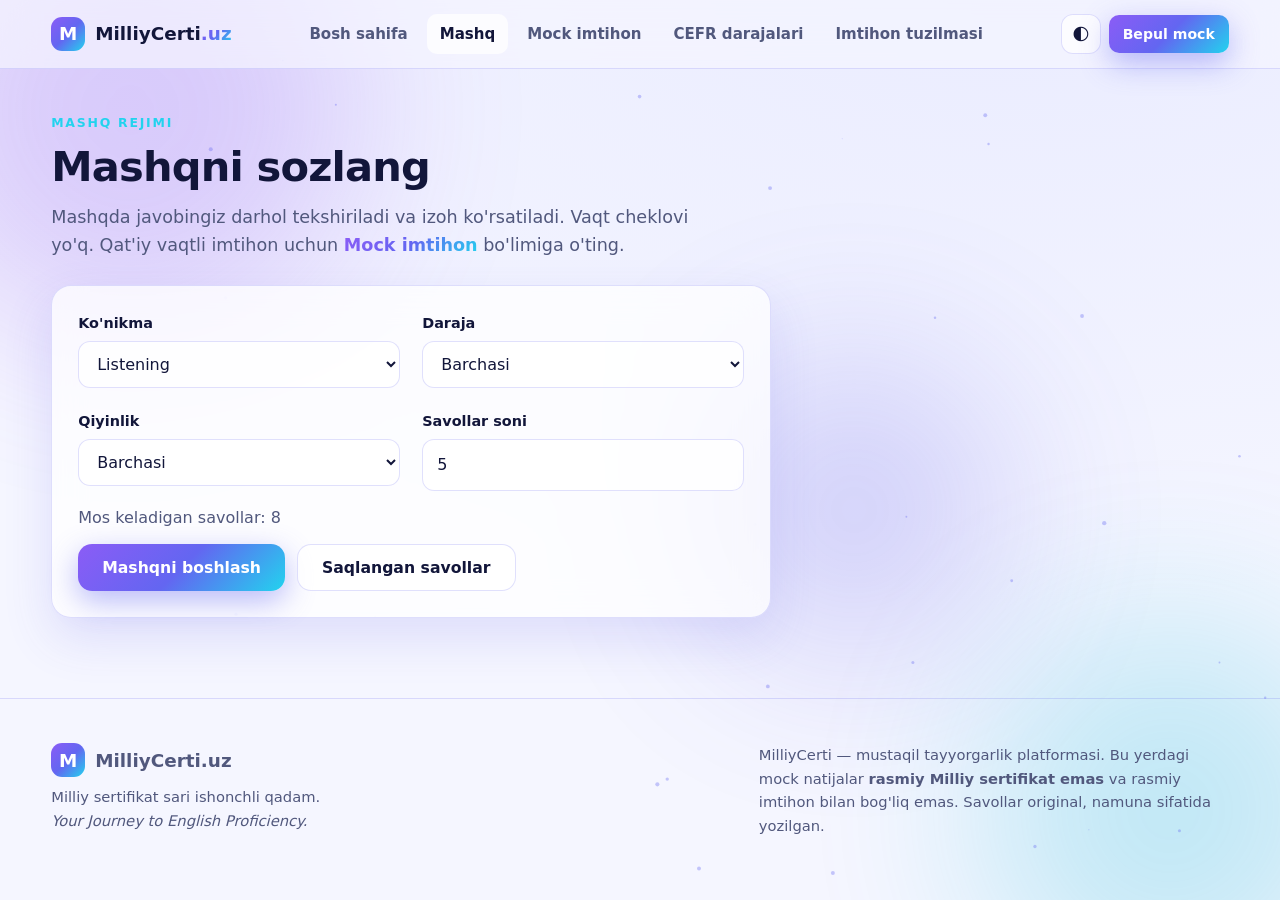
<file: practice.html>
<!DOCTYPE html>
<html lang="uz">
<head>
<meta charset="utf-8">
<meta name="viewport" content="width=device-width,initial-scale=1">
<title>Mashq rejimi — MilliyCerti.uz</title>
<meta name="description" content="Listening va Reading bo'yicha mashq: daraja, qiyinlik va savollar sonini tanlang, darhol izoh oling.">
<link rel="stylesheet" href="styles.css">
<script src="data.js"></script>
<script src="app.js" defer></script>
</head>
<body data-page="practice">
<div id="site-header"></div>
<main id="main" class="wrap" style="padding:40px 0 80px">

<section id="setup" style="padding:0">
  <span class="eyebrow">Mashq rejimi</span>
  <h2>Mashqni sozlang</h2>
  <p class="lead">Mashqda javobingiz darhol tekshiriladi va izoh ko'rsatiladi. Vaqt cheklovi yo'q. Qat'iy vaqtli imtihon uchun <a href="exam.html" class="grad"><b>Mock imtihon</b></a> bo'limiga o'ting.</p>
  <form id="form" class="card" style="margin-top:26px;max-width:720px">
    <div class="grid g2">
      <div><label for="skill">Ko'nikma</label><select id="skill"><option value="listening">Listening</option><option value="reading">Reading</option></select></div>
      <div><label for="level">Daraja</label><select id="level"><option value="all">Barchasi</option><option>A1</option><option>A2</option><option>B1</option><option>B2</option><option>C1</option></select></div>
      <div><label for="diff">Qiyinlik</label><select id="diff"><option value="all">Barchasi</option><option value="easy">Easy</option><option value="medium">Medium</option><option value="difficult">Difficult</option></select></div>
      <div><label for="count">Savollar soni</label><input id="count" type="number" min="1" max="20" value="5"></div>
    </div>
    <p id="avail" style="color:var(--muted);margin:14px 0"></p>
    <div style="display:flex;gap:12px;flex-wrap:wrap">
      <button class="btn primary" type="submit" id="startBtn">Mashqni boshlash</button>
      <button class="btn" type="button" id="savedBtn">Saqlangan savollar</button>
    </div>
  </form>
</section>

<section id="run" class="hidden" style="padding:0"></section>

</main>
<div id="site-footer"></div>
<script>
window.addEventListener("DOMContentLoaded", () => {
  const $ = id => document.getElementById(id);
  const SAVED = "mc_saved";
  const getSaved = () => { try { return JSON.parse(localStorage.getItem(SAVED) || "[]"); } catch (e) { return []; } };
  const setSaved = a => { try { localStorage.setItem(SAVED, JSON.stringify(a)); } catch (e) {} };
  const shuffle = a => { a = a.slice(); for (let i = a.length - 1; i > 0; i--) { const j = Math.floor(Math.random() * (i + 1)); [a[i], a[j]] = [a[j], a[i]]; } return a; };

  const p = new URLSearchParams(location.search);
  if (p.get("skill")) $("skill").value = p.get("skill");

  const pool = () => MC_QUESTIONS.filter(q =>
    q.skill === $("skill").value &&
    ($("level").value === "all" || q.level === $("level").value) &&
    ($("diff").value === "all" || q.difficulty === $("diff").value));
  const refresh = () => {
    const n = pool().length;
    $("avail").textContent = n ? `Mos keladigan savollar: ${n}` : "Bu tanlov uchun hozircha savol yo'q. Boshqa daraja yoki qiyinlikni tanlang.";
    $("startBtn").disabled = !n;
    $("count").max = Math.max(n, 1);
  };
  ["skill", "level", "diff"].forEach(id => $(id).onchange = refresh);
  refresh();

  let list = [], idx = 0, results = {}, checked = {};

  $("form").onsubmit = e => {
    e.preventDefault();
    const n = Math.max(1, Math.min(+$("count").value || 5, pool().length));
    start(shuffle(pool()).slice(0, n));
  };
  $("savedBtn").onclick = () => {
    const ids = getSaved(), qs = MC_QUESTIONS.filter(q => ids.includes(q.id));
    if (!qs.length) return MC.toast("Hali saqlangan savollar yo'q", "warn");
    start(qs);
  };

  function start(qs) {
    list = qs; idx = 0; results = {}; checked = {};
    $("setup").classList.add("hidden"); $("run").classList.remove("hidden");
    MC.speech.stop(); render();
  }

  function render() {
    const q = list[idx], saved = getSaved().includes(q.id);
    const done = Object.keys(checked).length;
    let ctx = "";
    if (q.passage) ctx = `<div class="card" style="margin-bottom:18px"><h3>${MC.esc(MC_PASSAGES[q.passage].title)}</h3><div class="passage" style="margin-top:10px;max-height:40vh">${MC.esc(MC_PASSAGES[q.passage].text)}</div></div>`;
    if (q.audio) ctx = `<div class="card" style="margin-bottom:18px"><div class="audio-box"><button class="btn primary sm" id="play">▶ Tinglash</button><button class="btn sm" id="stop">■ To'xtatish</button>
      <label style="margin:0">Tezlik <select id="rate" style="width:auto;display:inline-block"><option value="0.85">0.85×</option><option value="1" selected>1×</option></select></label></div>
      <p style="font-size:.8rem;color:var(--muted);margin-top:8px">${MC.speech.supported() ? "Audio brauzerning ovoz sintezi (TTS) bilan chiqariladi. Mashq rejimida cheksiz takrorlash mumkin." : "Bu brauzer ovoz sintezini qo'llab-quvvatlamaydi."}</p></div>`;

    $("run").innerHTML = `
      <div class="result-row"><h2 style="margin:0">Mashq: ${idx + 1} / ${list.length}</h2>
        <button class="btn sm" id="quit">Tugatish</button></div>
      <div class="bar" style="margin:14px 0 22px"><i style="width:${(done / list.length) * 100}%"></i></div>
      ${ctx}
      <div class="card">
        <div style="display:flex;gap:8px;flex-wrap:wrap;margin-bottom:10px"><span class="tag">${q.level}</span><span class="tag">${q.difficulty}</span><span class="tag">${MC.esc(q.category)}</span></div>
        <p style="color:var(--muted);font-size:.9rem">${MC.esc(q.instructions)}</p>
        <h3 style="margin:8px 0 18px">${MC.esc(q.text)}</h3>
        <div id="answers"></div>
        <div id="fb"></div>
        <div style="display:flex;gap:10px;flex-wrap:wrap;margin-top:20px">
          <button class="btn sm" id="prev" ${idx === 0 ? "disabled" : ""}>← Oldingi</button>
          <button class="btn sm" id="next">${idx === list.length - 1 ? "Natijalar" : "Keyingi →"}</button>
          <button class="btn sm" id="save">${saved ? "★ Saqlangan" : "☆ Saqlash"}</button>
        </div>
      </div>`;

    if (q.audio) {
      $("play").onclick = () => { MC.speech.speak(MC_AUDIO[q.audio].script, +$("rate").value); };
      $("stop").onclick = () => MC.speech.stop();
    }
    drawAnswers(q);
    $("prev").onclick = () => { MC.speech.stop(); idx--; render(); };
    $("next").onclick = () => { MC.speech.stop(); if (idx === list.length - 1) summary(); else { idx++; render(); } };
    $("quit").onclick = () => MC.confirm("Mashqni tugatish", "Natijalar sahifasiga o'tasizmi?", "Ha, tugatish", summary);
    $("save").onclick = () => {
      let s = getSaved();
      if (s.includes(q.id)) { s = s.filter(x => x !== q.id); MC.toast("Saqlanganlardan olib tashlandi", "warn"); }
      else { s.push(q.id); MC.toast("Savol saqlandi", "ok"); }
      setSaved(s); $("save").textContent = s.includes(q.id) ? "★ Saqlangan" : "☆ Saqlash";
    };
  }

  function drawAnswers(q) {
    const box = $("answers"), isDone = checked[q.id];
    if (q.type === "gap") {
      box.innerHTML = `<input type="text" id="gap" autocomplete="off" aria-label="Javob" value="${MC.esc(results[q.id] || "")}" ${isDone ? "disabled" : ""}>
        ${isDone ? "" : '<button class="btn primary sm" id="chk" style="margin-top:12px">Tekshirish</button>'}`;
      if (!isDone) {
        const go = () => { const v = $("gap").value.trim(); if (!v) return MC.toast("Avval javob yozing", "warn"); results[q.id] = v.toLowerCase(); finish(q); };
        $("chk").onclick = go; $("gap").onkeydown = e => { if (e.key === "Enter") go(); };
      } else showFeedback(q);
      return;
    }
    box.innerHTML = q.options.map((o, i) => {
      let cls = "opt";
      if (isDone) { if (i === q.answer) cls += " right"; else if (i === results[q.id]) cls += " wrong"; }
      return `<button class="${cls}" data-i="${i}" ${isDone ? "disabled" : ""}><span class="k">${"ABC"[i]}</span><span>${MC.esc(o)}</span></button>`;
    }).join("");
    if (isDone) showFeedback(q);
    else box.querySelectorAll(".opt").forEach(b => b.onclick = () => { results[q.id] = +b.dataset.i; finish(q); });
  }

  function finish(q) { checked[q.id] = true; drawAnswers(q); const d = Object.keys(checked).length; document.querySelector(".bar>i").style.width = (d / list.length) * 100 + "%"; }

  function showFeedback(q) {
    const ok = MC.check(q, results[q.id]);
    const corr = q.type === "gap" ? q.answer[0] : q.options[q.answer];
    $("fb").innerHTML = `<div class="expl"><b style="color:${ok ? "var(--ok)" : "var(--bad)"}">${ok ? "✔ To'g'ri" : "✘ Noto'g'ri"}</b>
      ${ok ? "" : `<p>To'g'ri javob: <b>${MC.esc(corr)}</b></p>`}<p style="margin-top:6px">${MC.esc(q.explanation)}</p></div>`;
  }

  function summary() {
    MC.speech.stop();
    const total = list.length, answered = list.filter(q => checked[q.id]);
    const wrong = list.filter(q => checked[q.id] && !MC.check(q, results[q.id]));
    const right = answered.length - wrong.length;
    $("run").innerHTML = `
      <span class="eyebrow">Mashq natijasi</span><h2>${right} / ${total} to'g'ri</h2>
      <div class="card" style="max-width:640px"><div class="grid g3 center">
        <div><div class="stat" style="color:var(--ok)">${right}</div>To'g'ri</div>
        <div><div class="stat" style="color:var(--bad)">${wrong.length}</div>Noto'g'ri</div>
        <div><div class="stat">${total - answered.length}</div>Javobsiz</div></div>
        <p style="color:var(--muted);margin-top:14px">Bu mashq natijasi; rasmiy bal yoki CEFR darajasi emas.</p>
        <div style="display:flex;gap:10px;flex-wrap:wrap;margin-top:18px">
          <button class="btn primary" id="retry" ${wrong.length ? "" : "disabled"}>Xatolarni qayta ishlash (${wrong.length})</button>
          <button class="btn" id="again">Yangi mashq</button></div></div>`;
    $("again").onclick = () => location.reload();
    $("retry").onclick = () => start(wrong);
  }
});
</script>
</body>
</html>
</file>
<file: styles.css>
:root{
  --bg:#070a1c; --bg2:#0d1330; --card:rgba(255,255,255,.06); --card-b:rgba(255,255,255,.12);
  --text:#eef0ff; --muted:#9aa3c7; --violet:#8b5cf6; --indigo:#6366f1; --cyan:#22d3ee; --ok:#34d399; --bad:#f87171; --warn:#fbbf24;
  --grad:linear-gradient(135deg,#8b5cf6,#6366f1 50%,#22d3ee); --shadow:0 20px 60px rgba(0,0,0,.45);
  --font:'Inter',system-ui,-apple-system,'Segoe UI',Roboto,sans-serif; --radius:20px;
}
:root[data-theme="light"]{
  --bg:#f5f6ff; --bg2:#e9ebff; --card:rgba(255,255,255,.75); --card-b:rgba(99,102,241,.2);
  --text:#12163a; --muted:#51587d; --shadow:0 20px 50px rgba(79,70,229,.14);
}
*{box-sizing:border-box;margin:0;padding:0}
html{scroll-behavior:smooth}
body{font-family:var(--font);background:var(--bg);color:var(--text);line-height:1.6;min-height:100vh;overflow-x:hidden;transition:background .3s,color .3s}
a{color:inherit;text-decoration:none}
button{font-family:inherit;cursor:pointer}
:focus-visible{outline:2px solid var(--cyan);outline-offset:3px;border-radius:8px}
.skip{position:absolute;left:-999px;top:8px;background:var(--violet);color:#fff;padding:8px 14px;border-radius:8px;z-index:200}
.skip:focus{left:8px}

/* background */
.bg{position:fixed;inset:0;z-index:-1;overflow:hidden;background:radial-gradient(1200px 700px at 80% -10%,var(--bg2),transparent),var(--bg)}
.orb{position:absolute;border-radius:50%;filter:blur(90px);opacity:.45;animation:float 18s ease-in-out infinite}
.orb.o1{width:460px;height:460px;background:#7c3aed;top:-120px;left:-100px}
.orb.o2{width:380px;height:380px;background:#06b6d4;bottom:-100px;right:-80px;animation-delay:-6s;opacity:.3}
.orb.o3{width:300px;height:300px;background:#4f46e5;top:40%;left:55%;animation-delay:-11s;opacity:.28}
:root[data-theme="light"] .orb{opacity:.22}
@keyframes float{0%,100%{transform:translate(0,0) scale(1)}50%{transform:translate(40px,-50px) scale(1.12)}}
#particles{position:fixed;inset:0;z-index:-1;pointer-events:none}

/* layout */
.wrap{width:min(1180px,92%);margin:0 auto}
section{padding:84px 0}
h1,h2,h3{line-height:1.15;letter-spacing:-.02em}
h1{font-size:clamp(2.3rem,5.5vw,4.3rem);font-weight:800}
h2{font-size:clamp(1.7rem,3.4vw,2.6rem);font-weight:800;margin-bottom:12px}
.grad{background:var(--grad);-webkit-background-clip:text;background-clip:text;color:transparent}
.lead{color:var(--muted);font-size:1.1rem;max-width:640px}
.eyebrow{display:inline-block;font-size:.78rem;font-weight:700;letter-spacing:.14em;text-transform:uppercase;color:var(--cyan);margin-bottom:10px}
.center{text-align:center}.center .lead{margin:0 auto}

/* glass card */
.card{background:var(--card);border:1px solid var(--card-b);border-radius:var(--radius);padding:26px;backdrop-filter:blur(16px);-webkit-backdrop-filter:blur(16px);box-shadow:var(--shadow);transition:transform .3s,border-color .3s,box-shadow .3s}
.card.hover:hover{transform:translateY(-6px);border-color:var(--violet);box-shadow:0 0 0 1px var(--violet),0 24px 70px rgba(139,92,246,.25)}
.grid{display:grid;gap:22px}
.g2{grid-template-columns:repeat(2,1fr)}.g3{grid-template-columns:repeat(3,1fr)}.g4{grid-template-columns:repeat(4,1fr)}
@media(max-width:960px){.g3,.g4{grid-template-columns:repeat(2,1fr)}}
@media(max-width:620px){.g2,.g3,.g4{grid-template-columns:1fr}section{padding:60px 0}}

/* buttons */
.btn{display:inline-flex;align-items:center;gap:8px;padding:13px 24px;border-radius:14px;border:1px solid var(--card-b);background:var(--card);color:var(--text);font-weight:700;font-size:.98rem;transition:transform .2s,box-shadow .2s,opacity .2s}
.btn:hover{transform:translateY(-2px)}
.btn:disabled{opacity:.45;cursor:not-allowed;transform:none}
.btn.primary{background:var(--grad);border:none;color:#fff;box-shadow:0 10px 30px rgba(99,102,241,.45)}
.btn.primary:hover{box-shadow:0 14px 40px rgba(139,92,246,.6)}
.btn.sm{padding:8px 14px;font-size:.88rem;border-radius:10px}
.btn.danger{background:linear-gradient(135deg,#ef4444,#f97316);border:none;color:#fff}

/* nav */
header.nav{position:sticky;top:0;z-index:100;backdrop-filter:blur(18px);-webkit-backdrop-filter:blur(18px);background:color-mix(in srgb,var(--bg) 70%,transparent);border-bottom:1px solid var(--card-b)}
.nav-in{display:flex;align-items:center;justify-content:space-between;height:68px;gap:16px}
.logo{display:flex;align-items:center;gap:10px;font-weight:800;font-size:1.15rem}
.logo-mark{width:34px;height:34px;border-radius:11px;background:var(--grad);display:grid;place-items:center;color:#fff;font-weight:900;animation:pulse 3s ease-in-out infinite}
@keyframes pulse{0%,100%{box-shadow:0 0 0 0 rgba(139,92,246,.5)}50%{box-shadow:0 0 0 10px rgba(139,92,246,0)}}
.links{display:flex;gap:6px;align-items:center}
.links a{padding:8px 13px;border-radius:10px;color:var(--muted);font-weight:600;font-size:.94rem;transition:.2s}
.links a:hover,.links a.active{color:var(--text);background:var(--card)}
.nav-actions{display:flex;gap:8px;align-items:center}
.icon-btn{width:40px;height:40px;border-radius:12px;border:1px solid var(--card-b);background:var(--card);color:var(--text);display:grid;place-items:center;font-size:1.05rem}
.burger{display:none}
@media(max-width:900px){
  .burger{display:grid}
  .links{position:fixed;inset:68px 0 auto 0;flex-direction:column;align-items:stretch;background:var(--bg);padding:14px 4%;border-bottom:1px solid var(--card-b);transform:translateY(-130%);transition:transform .3s;z-index:-1}
  .links.open{transform:none}
  .nav-actions .btn{display:none}
}

/* hero */
.hero{padding:70px 0 40px}
.hero-grid{display:grid;grid-template-columns:1.05fr .95fr;gap:44px;align-items:center}
@media(max-width:960px){.hero-grid{grid-template-columns:1fr}}
.pill{display:inline-flex;gap:8px;align-items:center;padding:6px 14px;border-radius:99px;background:var(--card);border:1px solid var(--card-b);font-size:.85rem;color:var(--muted);margin-bottom:20px}
.hero p.lead{margin:20px 0 30px}
.cta-row{display:flex;gap:14px;flex-wrap:wrap}
.preview{position:relative}
.float-card{position:absolute;padding:12px 16px;border-radius:16px;font-size:.85rem;font-weight:700;animation:float 7s ease-in-out infinite}
.float-card.f1{top:-18px;right:-8px}.float-card.f2{bottom:-44px;left:-14px;animation-delay:-3s}
.preview{margin-bottom:40px}
.ring{--p:70;width:92px;height:92px;border-radius:50%;background:conic-gradient(var(--cyan) calc(var(--p)*1%),rgba(255,255,255,.1) 0);display:grid;place-items:center;position:relative;transition:--p 1s}
.ring::after{content:attr(data-label);position:absolute;inset:8px;border-radius:50%;background:var(--bg2);display:grid;place-items:center;font-weight:800;font-size:1rem}
:root[data-theme="light"] .ring::after{background:#fff}
.bar{height:9px;border-radius:9px;background:rgba(255,255,255,.1);overflow:hidden}
:root[data-theme="light"] .bar{background:rgba(0,0,0,.08)}
.bar>i{display:block;height:100%;width:0;border-radius:9px;background:var(--grad);transition:width 1.2s cubic-bezier(.2,.8,.2,1)}
.stat{font-size:2.3rem;font-weight:800}
.tag{display:inline-block;font-size:.72rem;font-weight:700;padding:3px 10px;border-radius:99px;background:rgba(139,92,246,.18);color:var(--violet);border:1px solid rgba(139,92,246,.35)}
.demo-note{font-size:.78rem;color:var(--warn)}

/* reveal */
.reveal{opacity:0;transform:translateY(28px);transition:opacity .8s,transform .8s}
.reveal.in{opacity:1;transform:none}
@media(prefers-reduced-motion:reduce){*,*::before,*::after{animation:none!important;transition:none!important}.reveal{opacity:1;transform:none}html{scroll-behavior:auto}}

/* levels */
.level{text-align:center}
.level b{font-size:2rem;display:block}
.faq details{background:var(--card);border:1px solid var(--card-b);border-radius:16px;padding:16px 20px;margin-bottom:12px}
.faq summary{cursor:pointer;font-weight:700}
.faq p{color:var(--muted);margin-top:10px}
footer{border-top:1px solid var(--card-b);padding:44px 0;color:var(--muted);font-size:.92rem}
.foot{display:flex;justify-content:space-between;flex-wrap:wrap;gap:20px}

/* toast */
#toasts{position:fixed;right:18px;bottom:18px;display:flex;flex-direction:column;gap:10px;z-index:500}
.toast{padding:13px 18px;border-radius:14px;background:var(--bg2);border:1px solid var(--card-b);box-shadow:var(--shadow);animation:slide .35s;max-width:340px;color:var(--text)}
.toast.ok{border-color:var(--ok)}.toast.err{border-color:var(--bad)}.toast.warn{border-color:var(--warn)}
@keyframes slide{from{transform:translateX(40px);opacity:0}to{transform:none;opacity:1}}

/* modal */
.modal-bg{position:fixed;inset:0;background:rgba(3,5,20,.7);display:none;place-items:center;z-index:400;padding:20px}
.modal-bg.open{display:grid}
.modal{width:min(480px,100%);animation:slide .3s}
.modal .row{display:flex;gap:10px;justify-content:flex-end;margin-top:20px;flex-wrap:wrap}

/* loader */
#loader{position:fixed;inset:0;background:var(--bg);display:grid;place-items:center;z-index:999;transition:opacity .5s}
#loader.hide{opacity:0;pointer-events:none}
.spin{width:54px;height:54px;border-radius:50%;border:4px solid var(--card-b);border-top-color:var(--violet);animation:rot 1s linear infinite}
@keyframes rot{to{transform:rotate(360deg)}}

/* forms / practice */
label{font-weight:700;font-size:.9rem;display:block;margin-bottom:6px}
select,input[type=text],input[type=number]{width:100%;padding:12px 14px;border-radius:12px;border:1px solid var(--card-b);background:var(--card);color:var(--text);font:inherit}
select option{background:var(--bg2);color:var(--text)}
.opt{display:flex;gap:12px;align-items:flex-start;padding:13px 16px;border-radius:14px;border:1px solid var(--card-b);background:var(--card);margin-bottom:10px;cursor:pointer;transition:.2s;width:100%;text-align:left;color:var(--text);font-size:1rem}
.opt:hover{border-color:var(--violet)}
.opt.sel{border-color:var(--cyan);background:rgba(34,211,238,.12)}
.opt.right{border-color:var(--ok);background:rgba(52,211,153,.14)}
.opt.wrong{border-color:var(--bad);background:rgba(248,113,113,.14)}
.opt .k{min-width:26px;height:26px;border-radius:8px;background:var(--card-b);display:grid;place-items:center;font-weight:800;font-size:.8rem}
.expl{margin-top:14px;padding:14px 16px;border-radius:14px;background:rgba(99,102,241,.14);border:1px solid rgba(99,102,241,.35)}

/* exam */
.exam-top{position:sticky;top:0;z-index:50;background:var(--bg2);border-bottom:1px solid var(--card-b);padding:10px 0}
.exam-top .wrap{display:flex;justify-content:space-between;align-items:center;gap:12px;flex-wrap:wrap}
.timer{font-variant-numeric:tabular-nums;font-weight:800;font-size:1.25rem;padding:6px 14px;border-radius:12px;background:var(--card);border:1px solid var(--card-b)}
.timer.warn{color:var(--warn);border-color:var(--warn);animation:blink 1s infinite}
@keyframes blink{50%{opacity:.55}}
.exam-body{display:grid;grid-template-columns:1fr 280px;gap:22px;padding:26px 0}
.exam-body.split .main{display:grid;grid-template-columns:1fr 1fr;gap:20px}
@media(max-width:960px){.exam-body,.exam-body.split .main{grid-template-columns:1fr}}
.passage{max-height:62vh;overflow:auto;white-space:pre-wrap;line-height:1.8;font-size:1.02rem}
.passage mark{background:rgba(251,191,36,.45);color:inherit;border-radius:3px}
.navgrid{display:grid;grid-template-columns:repeat(5,1fr);gap:8px}
.navgrid button{height:42px;border-radius:10px;border:1px solid var(--card-b);background:var(--card);color:var(--text);font-weight:700;position:relative}
.navgrid button.answered{background:rgba(52,211,153,.22);border-color:var(--ok)}
.navgrid button.current{outline:2px solid var(--cyan)}
.navgrid button.flag::after{content:"⚑";position:absolute;top:-6px;right:-4px;color:var(--warn);font-size:.8rem}
.legend{display:flex;gap:10px;flex-wrap:wrap;font-size:.78rem;color:var(--muted);margin-top:12px}
.audio-box{display:flex;gap:14px;align-items:center;flex-wrap:wrap}
.result-row{display:flex;justify-content:space-between;align-items:center;gap:14px;flex-wrap:wrap}
.skeleton{border-radius:14px;height:90px;background:linear-gradient(90deg,var(--card),var(--card-b),var(--card));background-size:200% 100%;animation:sk 1.3s infinite}
@keyframes sk{to{background-position:-200% 0}}
.hidden{display:none!important}
</file>
